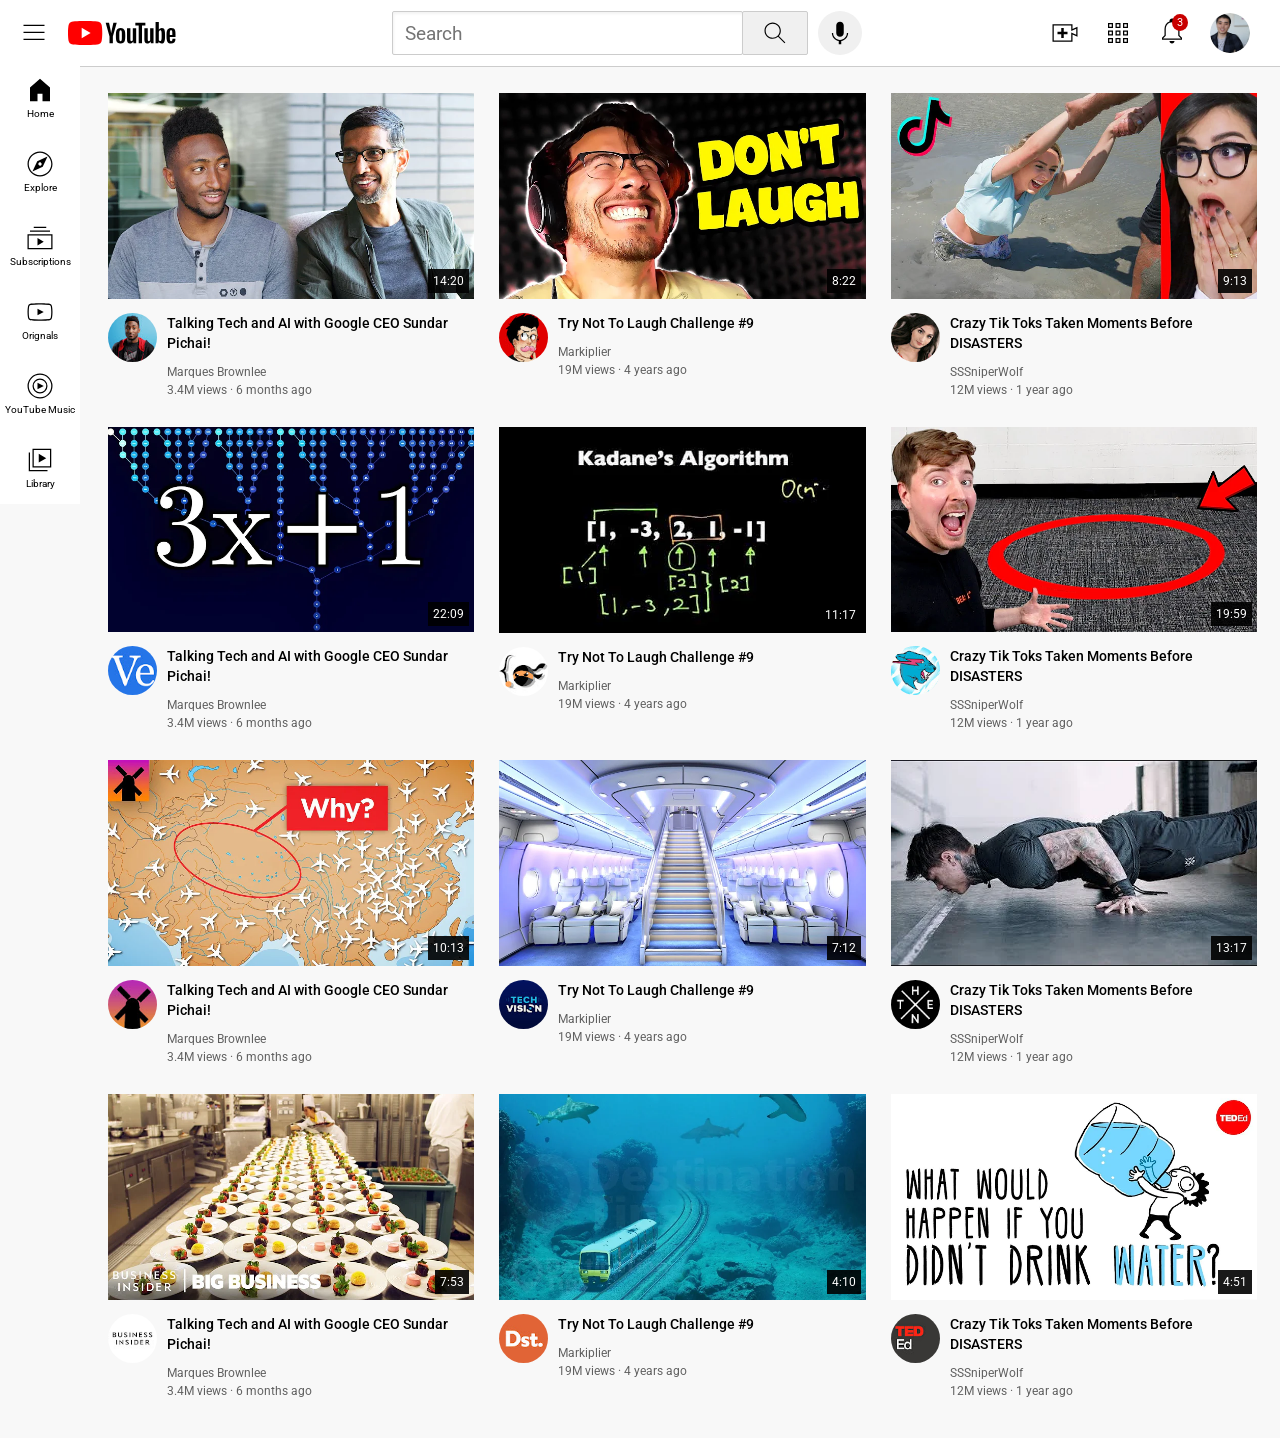
<file: yt/index.html>
<!DOCTYPE html>
<html>

<head>
    <title>YouTube.com</title>
    <link rel="preconnect" href="https://fonts.googleapis.com">
    <link rel="preconnect" href="https://fonts.gstatic.com" crossorigin>
    <link href="https://fonts.googleapis.com/css2?family=Roboto:ital,wght@0,100..900;1,100..900&display=swap"
        rel="stylesheet">
    <link rel="stylesheet" href="youtube.css">
</head>

<body>
    <nav class="sidebar">
            <div class="sb-button">
                    <img class="sb-image" src="../icons/home.svg">
                    <div>Home</div>
            </div>
            <div class="sb-button">
                    <img class="sb-image" src="../icons/explore.svg">
                    <div>Explore</div>
            </div>
            <div class="sb-button">
                    <img class="sb-image" src="../icons/subscriptions.svg">
                    <div>Subscriptions</div>
            </div>
            <div class="sb-button">
                <img class="sb-image" src="../icons/originals.svg">
                <div>Orignals</div>
            </div>
            <div class="sb-button">
                <img class="sb-image" src="../icons/youtube-music.svg">
                <div>YouTube Music</div>
            </div>
            <div class="sb-button">
                <img class="sb-image" src="../icons/library.svg">
                <div>Library</div>
            </div>
    </nav>
    <header class="header">
        <div class="l">
            <img class="ham" src="hamburger-menu.svg">
            <img class="logo" src="youtube-logo.svg">
        </div>
        <div class="m">
            <input class="searchbar" type="text" placeholder="Search">
            <button class="mag">
                <img class="srch" src="search.svg">
            </button>
            <button class="mic">
                <img class="voice-srch" src="voice-search-icon.svg">
            </button>
        </div>
        <div class="r">
            <img src="upload.svg" class="upload">
            <img src="youtube-apps.svg" class="app">
            <div class="b">
                <img src="notifications.svg" class="bell">
                <div class="count">3</div>
            </div>
            <img src="my-channel.jpeg" class="current-user">
        </div>
    </header>

    <main>
        <div class="tcol">
            <div class="vid">
                <div class="tn">
                    <img class="thumbnail" src="../thumbnails/thumbnail-1.webp">
                    <div class="length">14:20</div>
                </div>
                <div class="info">
                    <div class="pp">
                        <img class="profile" src="../profiles/channel-1.jpeg">
                    </div>
                    <div class="desc">
                        <p class="title">Talking Tech and AI with Google CEO Sundar Pichai!</p>
                        <p class="creator">Marques Brownlee</p>
                        <p class="stats">3.4M views &#183; 6 months ago</p>
                    </div>
                </div>
            </div>
            <div class="vid">
                <div class="tn">
                    <img class="thumbnail" src="../thumbnails/thumbnail-2.webp">
                    <div class="length">8:22</div>
                </div>
                <div class="info">
                    <div class="pp">
                        <img class="profile" src="../profiles/channel-2.jpeg">
                    </div>
                    <div class="desc">
                        <p class="title">Try Not To Laugh Challenge #9</p>
                        <p class="creator">Markiplier</p>
                        <p class="stats">19M views &#183; 4 years ago</p>
                    </div>
                </div>
            </div>
            <div class="vid">
                <div class="tn">
                    <img class="thumbnail" src="../thumbnails/thumbnail-3.webp">
                    <div class="length">9:13</div>
                </div>
                <div class="info">
                    <div class="pp">
                        <img class="profile" src="../profiles/channel-3.jpeg">
                    </div>
                    <div class="desc">
                        <p class="title">Crazy Tik Toks Taken Moments Before DISASTERS</p>
                        <p class="creator">SSSniperWolf</p>
                        <p class="stats">12M views &#183; 1 year ago</p>
                    </div>
                </div>
            </div>
            <div class="vid">
                <div class="tn">
                    <img class="thumbnail" src="../thumbnails/thumbnail-4.webp">
                    <div class="length">22:09</div>
                </div>
                <div class="info">
                    <div class="pp">
                        <img class="profile" src="../profiles/channel-4.jpeg">
                    </div>
                    <div class="desc">
                        <p class="title">Talking Tech and AI with Google CEO Sundar Pichai!</p>
                        <p class="creator">Marques Brownlee</p>
                        <p class="stats">3.4M views &#183; 6 months ago</p>
                    </div>
                </div>
            </div>
            <div class="vid">
                <div class="tn">
                    <img class="thumbnail" src="../thumbnails/thumbnail-5.webp">
                    <div class="length">11:17</div>
                </div>
                <div class="info">
                    <div class="pp">
                        <img class="profile" src="../profiles/channel-5.jpeg">
                    </div>
                    <div class="desc">
                        <p class="title">Try Not To Laugh Challenge #9</p>
                        <p class="creator">Markiplier</p>
                        <p class="stats">19M views &#183; 4 years ago</p>
                    </div>
                </div>
            </div>
            <div class="vid">
                <div class="tn">
                    <img class="thumbnail" src="../thumbnails/thumbnail-6.webp">
                    <div class="length">19:59</div>
                </div>
                <div class="info">
                    <div class="pp">
                        <img class="profile" src="../profiles/channel-6.jpeg">
                    </div>
                    <div class="desc">
                        <p class="title">Crazy Tik Toks Taken Moments Before DISASTERS</p>
                        <p class="creator">SSSniperWolf</p>
                        <p class="stats">12M views &#183; 1 year ago</p>
                    </div>
                </div>
            </div>
            <div class="vid">
                <div class="tn">
                    <img class="thumbnail" src="../thumbnails/thumbnail-7.webp">
                    <div class="length">10:13</div>
                </div>
                <div class="info">
                    <div class="pp">
                        <img class="profile" src="../profiles/channel-7.jpeg">
                    </div>
                    <div class="desc">
                        <p class="title">Talking Tech and AI with Google CEO Sundar Pichai!</p>
                        <p class="creator">Marques Brownlee</p>
                        <p class="stats">3.4M views &#183; 6 months ago</p>
                    </div>
                </div>
            </div>
            <div class="vid">
                <div class="tn">
                    <img class="thumbnail" src="../thumbnails/thumbnail-8.webp">
                    <div class="length">7:12</div>
                </div>
                <div class="info">
                    <div class="pp">
                        <img class="profile" src="../profiles/channel-8.jpeg">
                    </div>
                    <div class="desc">
                        <p class="title">Try Not To Laugh Challenge #9</p>
                        <p class="creator">Markiplier</p>
                        <p class="stats">19M views &#183; 4 years ago</p>
                    </div>
                </div>
            </div>
            <div class="vid">
                <div class="tn">
                    <img class="thumbnail" src="../thumbnails/thumbnail-9.webp">
                    <div class="length">13:17</div>
                </div>
                <div class="info">
                    <div class="pp">
                        <img class="profile" src="../profiles/channel-9.jpeg">
                    </div>
                    <div class="desc">
                        <p class="title">Crazy Tik Toks Taken Moments Before DISASTERS</p>
                        <p class="creator">SSSniperWolf</p>
                        <p class="stats">12M views &#183; 1 year ago</p>
                    </div>
                </div>
            </div>
            <div class="vid">
                <div class="tn">
                    <img class="thumbnail" src="../thumbnails/thumbnail-10.webp">
                    <div class="length">7:53</div>
                </div>
                <div class="info">
                    <div class="pp">
                        <img class="profile" src="../profiles/channel-10.jpeg">
                    </div>
                    <div class="desc">
                        <p class="title">Talking Tech and AI with Google CEO Sundar Pichai!</p>
                        <p class="creator">Marques Brownlee</p>
                        <p class="stats">3.4M views &#183; 6 months ago</p>
                    </div>
                </div>
            </div>
            <div class="vid">
                <div class="tn">
                    <img class="thumbnail" src="../thumbnails/thumbnail-11.webp">
                    <div class="length">4:10</div>
                </div>
                <div class="info">
                    <div class="pp">
                        <img class="profile" src="../profiles/channel-11.jpeg">
                    </div>
                    <div class="desc">
                        <p class="title">Try Not To Laugh Challenge #9</p>
                        <p class="creator">Markiplier</p>
                        <p class="stats">19M views &#183; 4 years ago</p>
                    </div>
                </div>
            </div>
            <div class="vid">
                <div class="tn">
                    <img class="thumbnail" src="../thumbnails/thumbnail-12.webp">
                    <div class="length">4:51</div>
                </div>
                <div class="info">
                    <div class="pp">
                        <img class="profile" src="../profiles/channel-12.jpeg">
                    </div>
                    <div class="desc">
                        <p class="title">Crazy Tik Toks Taken Moments Before DISASTERS</p>
                        <p class="creator">SSSniperWolf</p>
                        <p class="stats">12M views &#183; 1 year ago</p>
                    </div>
                </div>
            </div>
        </div>
    </main>
</body>

</html>
</file>
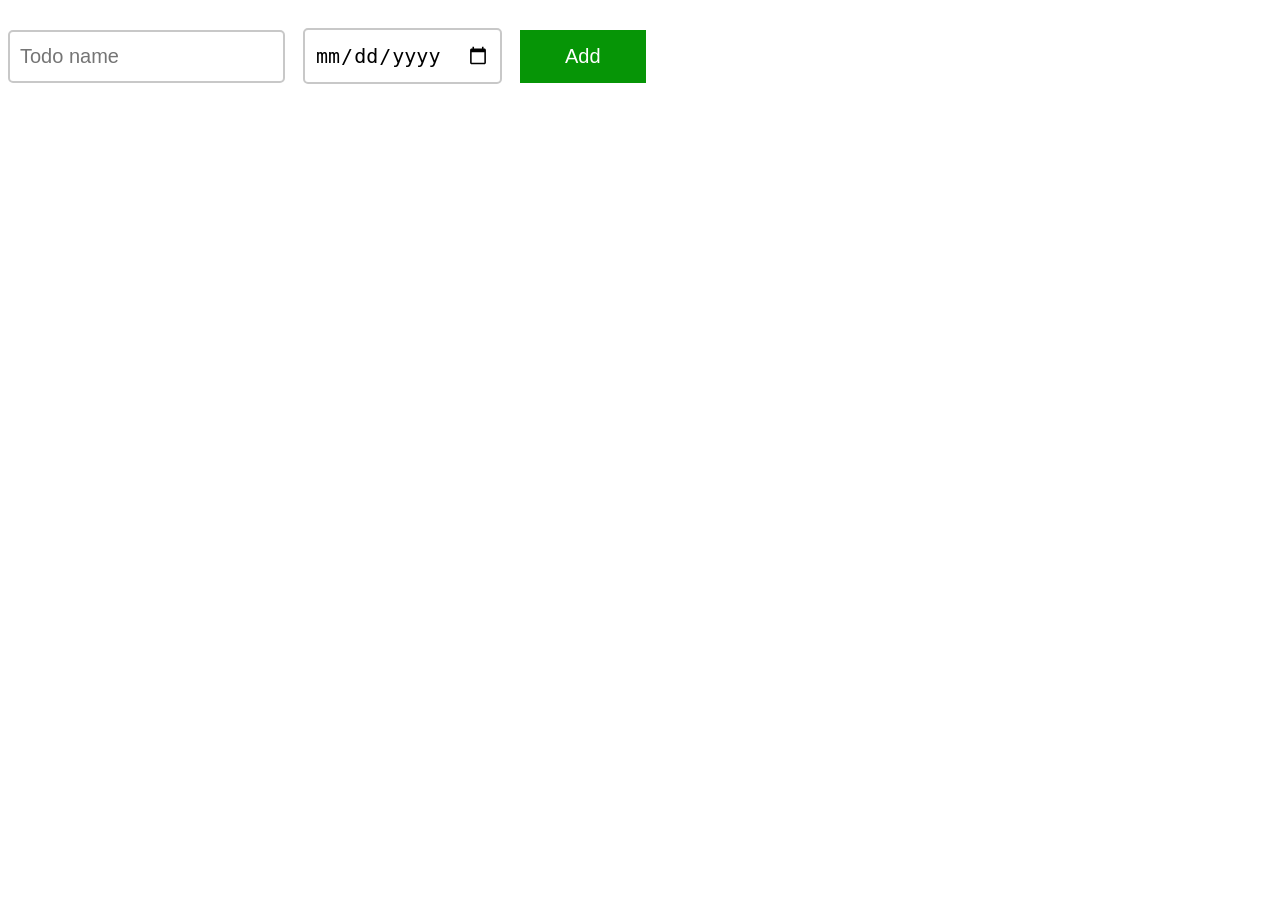
<file: yt/todo.html>
<!DOCTYPE html>
<html>

<head>
    <title>To-Do</title>
    <style>
        * {
            font-size: 20px;
        }

        p {
            display: inline-block;
            padding: 10px 20px 10px 20px;
            margin-top: 0px;
            margin-bottom: 0px;
            overflow-wrap: break-word;  
        }

        input {
            margin-right: 13px;
            margin-top: 20px;
            margin-bottom: 20px;
            padding: 13px 10px 13px 10px;
            border: solid;
            border-color: rgb(200, 200, 200);
            border-width: 2px;
            border-radius: 5px;
        }

        button {
            padding: 15px 45px 15px 45px;
            color: white;
            border: none;
        }

        .add {
            background-color: rgb(6, 149, 6);
        }

        .delete {
            background-color: brown;
            padding-left: 0px;
            padding-right: 0px;
        }

        div {
            display: grid;
            grid-template-columns: 290px 214px 126px;
            row-gap: 10px;
            column-gap: 10px;
        }
    </style>
</head>

<body>
    <!-- <p>Todo List</p> -->
    <input class="activity" type="text" placeholder="Todo name" onkeydown="if(event.key === 'Enter') addTodo()">
    <input class="date" type="date" onkeydown="if(event.key === 'Enter') addTodo();">
    <button class="add" onclick="addTodo()">Add</button>
    <div class="todo-container"></div>

    <script>
        let todoList = [];
        function addTodo() {
            let date = document.querySelector('.date').value;
            let task = document.querySelector('.activity').value;
            if (!date || !task) return;

            todoList.push([task, date]);

            renderTodo();

            document.querySelector('input').value = "";
        }
        function renderTodo() {
            let todoListHTML = "";
            todoList.forEach (function(val, i) {
                todoListHTML +=
                    `
                        <p>${val[0]}</p>
                        <p>${val[1]}</p>
                        <button class="delete" onclick="todoList.splice(${i}, 1); renderTodo();">Delete</button>
                    `
            });
            document.querySelector('.todo-container').innerHTML = todoListHTML;
        }
    </script>
</body>

</html>
</file>
<file: yt/youtube.css>
body{
            padding-top: 85px;
            padding-left: 100px;
            padding-right: 15px;
            background-color: rgb(248, 248, 248);
        }
        .tcol{
            display: grid;
            column-gap: 25px;
            margin-bottom: 40px; 
            row-gap: 30px;    
        }
        @media(max-width:950px){
            .tcol{
                grid-template-columns: 1fr 1fr;
            }
        }
        @media(min-width:951px) and (max-width:1299px){
            .tcol{
                grid-template-columns: 1fr 1fr 1fr;
            }
        }
        @media(min-width:1300px){
            .tcol{
                grid-template-columns: 1fr 1fr 1fr 1fr;
            }
        }
        p {
            margin-top: 0px;
            margin-bottom: 0px;
        }
        *{
            font-family: Roboto;

        }
        .info {
            display: grid;
            grid-template-columns: .8fr 5fr;
            column-gap: 10px;
        }

        .thumbnail {
            width: 100%;
            margin-bottom: 10px;
        }
        .tn{
            position: relative;
        }
        .length{
            position: absolute;
            bottom: 20px;
            right: 5px;
            color:white;
            background-color: rgba(0, 0, 0, .9);
            padding: 5px 5px 5px 5px;
            font-size: 12px;
        }
        .profile {
            width: 100%;
            border-radius: 50%;
        }
        .desc {
            vertical-align: top;
        }
        .title{
            margin-bottom: 12px;
            font-weight: 500;
            font-size: 14px;
            line-height: 20px;
        }
        .creator, .stats{
            color:rgb(96,96,96);
            font-size: 12px;
        }
        .creator{
            margin-bottom: 4px;
        }
        .header{
            display: flex;
            flex-direction: row;
            height: 60px;
            justify-content: space-between;
            position:fixed;
            top:0;
            left:0;
            right:0;
            background-color: white;
            padding-top: 3px;
            padding-bottom: 3px;
            border-bottom: solid;
            border-bottom-width: .1px;
            border-color: rgb(204, 204, 204);
            z-index: 100;
        }

        .m{
            flex:1;
            margin-left: 57px;
            margin-right: 29px;
            max-width: 470px;

        }
        .r{
            width:200px;
            margin-right: 30px;
            justify-content: space-between;
            flex-shrink: 0;
        }
        .l, .m, .r {
            display: flex;             
            align-items: center;
        }
        .ham{
            flex:1;
            margin-left: 20px;
            margin-right: 20px;
            height: 28px;
        }
        .logo{
            flex:1;
            height:24px;
        }
        .searchbar{
            flex:1;
            font-family: Roboto;
            font-size: 19px;
            font-weight: 400;
            width: 100%;
            box-shadow: inset 1px 2px 3px rgb(0, 0, 0, 0.05);
            border-color: rgb(204, 204, 204);
            border-width: 0.909091px;
            border-style:solid;
            border-radius: 2px;
            height: 40px;
            padding-left:12px;

        }
        .srch{
            height:28px;
            width: 100%;
            margin-right: 10px;
            margin-left: 10px;
        }
        .mag{
            height:44px;
            width:66px;
            display: flex;
            align-items: center;
            box-shadow: rgb(238, 238, 238);
            border-color: rgb(204, 204, 204);
            border-width: 0.909091px;
            border-style:solid;
            border-radius: 2px;
            background-color: rgb(240, 240, 240);
            margin-left: -1px;
            margin-right: 10px;
        }
        .voice-srch, .upload, .app, .bell{
            height: 30px;
        }
        .voice-srch{
            flex:1;
        }
        .mic{
            height:44px;
            width:44px;
            border-radius: 50%;
            border:none;
            background-color: rgb(240, 240, 240);
            display: flex;
            align-items: center;
        }
        .current-user{
            height: 40px;
            border-radius: 50%;
        }
        .b{
            position: relative;
        }
        .count{
            position: absolute;
            top:-2px;
            right: -1.2px;
            background-color:rgb(200, 0, 0);
            border-radius: 50%;
            color:white;
            padding: 2px 5px 2px 5px;
            font-size: 11px;
        }
        .sidebar{
                position:fixed;
                left:0;
                top: 60px;
                bottom: 0;
                width: 80px;
                z-index: 200;
            }
            .sb-button{
                display: flex;
                justify-content: center;
                align-items: center;
                flex-direction: column;
                height: 74px;
                background-color: white;
            }
            .sb-button:hover{
                background-color: rgb(245, 245, 245);
                cursor: pointer;
            }
            .sb-image{
                width: 30px;
                margin-bottom: 3px;
            }
            .sb-button div{
                font-size: 10px;
            }
</file>
